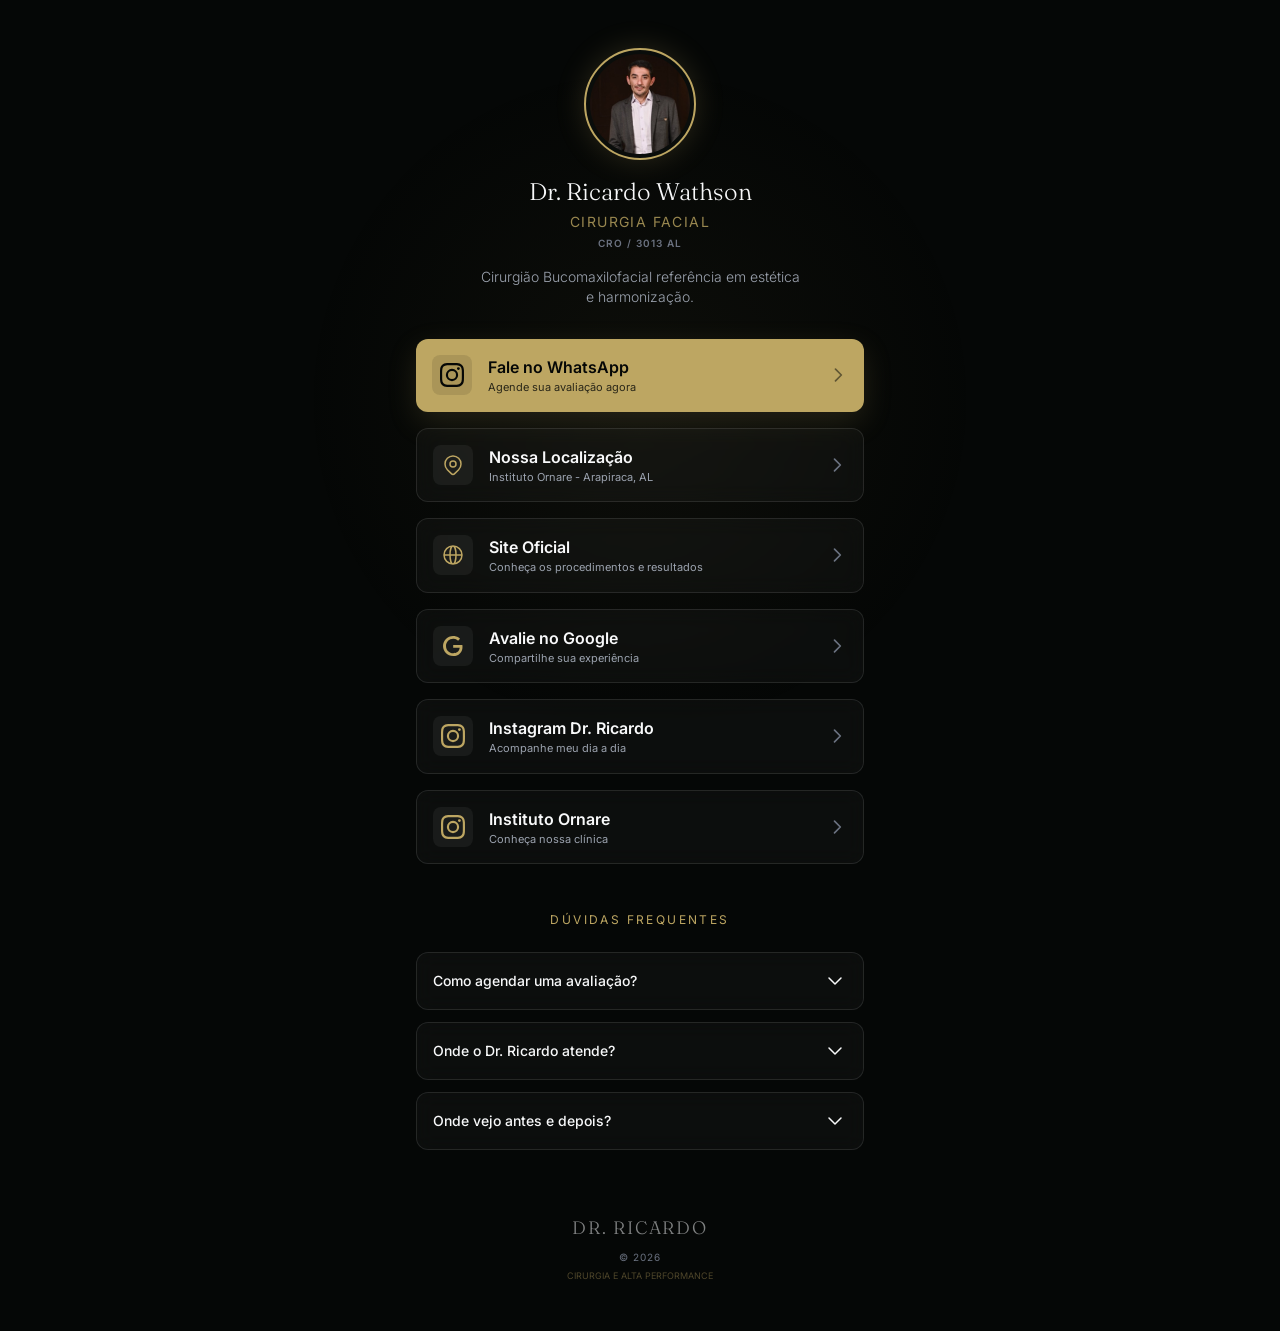
<file: linktree/index.html>
<!DOCTYPE html>
<html lang="pt-BR" class="scroll-smooth">
<head>
    <meta charset="UTF-8">
    <meta name="viewport" content="width=device-width, initial-scale=1.0">
    <title>Dr. Ricardo Wathson - Links</title>
    <meta name="description" content="Acesse todos os links importantes do Dr. Ricardo Wathson. Referência em Cirurgia Facial.">
    <link rel="icon" type="image/png" href="/flor-de-lis.png">
    
    <!-- Google Fonts -->
    <link rel="preconnect" href="https://fonts.googleapis.com">
    <link rel="preconnect" href="https://fonts.gstatic.com" crossorigin>
    <link href="https://fonts.googleapis.com/css2?family=Fraunces:opsz,wght@9..144,300;400;500;600;700&family=Inter:wght@300;400;500;600&display=swap" rel="stylesheet" media="print" onload="this.media='all'">
    <noscript><link rel="stylesheet" href="https://fonts.googleapis.com/css2?family=Fraunces:opsz,wght@9..144,300;400;500;600;700&family=Inter:wght@300;400;500;600&display=swap"></noscript>

    <!-- Tailwind CSS -->
    <style>/*
! tailwindcss v3.4.1 | MIT License | https://tailwindcss.com
*/

/*
1. Prevent padding and border from affecting element width. (https://github.com/mozdevs/cssremedy/issues/4)
2. Allow adding a border to an element by just adding a border-width. (https://github.com/tailwindcss/tailwindcss/pull/116)
*/

*,
::before,
::after {
  box-sizing: border-box;
  /* 1 */
  border-width: 0;
  /* 2 */
  border-style: solid;
  /* 2 */
  border-color: #e5e7eb;
  /* 2 */
}

::before,
::after {
  --tw-content: '';
}

/*
1. Use a consistent sensible line-height in all browsers.
2. Prevent adjustments of font size after orientation changes in iOS.
3. Use a more readable tab size.
4. Use the user's configured `sans` font-family by default.
5. Use the user's configured `sans` font-feature-settings by default.
6. Use the user's configured `sans` font-variation-settings by default.
7. Disable tap highlights on iOS
*/

html,
:host {
  line-height: 1.5;
  /* 1 */
  -webkit-text-size-adjust: 100%;
  /* 2 */
  -moz-tab-size: 4;
  /* 3 */
  -o-tab-size: 4;
     tab-size: 4;
  /* 3 */
  font-family: ui-sans-serif, system-ui, sans-serif, "Apple Color Emoji", "Segoe UI Emoji", "Segoe UI Symbol", "Noto Color Emoji";
  /* 4 */
  font-feature-settings: normal;
  /* 5 */
  font-variation-settings: normal;
  /* 6 */
  -webkit-tap-highlight-color: transparent;
  /* 7 */
}

/*
1. Remove the margin in all browsers.
2. Inherit line-height from `html` so users can set them as a class directly on the `html` element.
*/

body {
  margin: 0;
  /* 1 */
  line-height: inherit;
  /* 2 */
}

/*
1. Add the correct height in Firefox.
2. Correct the inheritance of border color in Firefox. (https://bugzilla.mozilla.org/show_bug.cgi?id=190655)
3. Ensure horizontal rules are visible by default.
*/

hr {
  height: 0;
  /* 1 */
  color: inherit;
  /* 2 */
  border-top-width: 1px;
  /* 3 */
}

/*
Add the correct text decoration in Chrome, Edge, and Safari.
*/

abbr:where([title]) {
  -webkit-text-decoration: underline dotted;
          text-decoration: underline dotted;
}

/*
Remove the default font size and weight for headings.
*/

h1,
h2,
h3,
h4,
h5,
h6 {
  font-size: inherit;
  font-weight: inherit;
}

/*
Reset links to optimize for opt-in styling instead of opt-out.
*/

a {
  color: inherit;
  text-decoration: inherit;
}

/*
Add the correct font weight in Edge and Safari.
*/

b,
strong {
  font-weight: bolder;
}

/*
1. Use the user's configured `mono` font-family by default.
2. Use the user's configured `mono` font-feature-settings by default.
3. Use the user's configured `mono` font-variation-settings by default.
4. Correct the odd `em` font sizing in all browsers.
*/

code,
kbd,
samp,
pre {
  font-family: ui-monospace, SFMono-Regular, Menlo, Monaco, Consolas, "Liberation Mono", "Courier New", monospace;
  /* 1 */
  font-feature-settings: normal;
  /* 2 */
  font-variation-settings: normal;
  /* 3 */
  font-size: 1em;
  /* 4 */
}

/*
Add the correct font size in all browsers.
*/

small {
  font-size: 80%;
}

/*
Prevent `sub` and `sup` elements from affecting the line height in all browsers.
*/

sub,
sup {
  font-size: 75%;
  line-height: 0;
  position: relative;
  vertical-align: baseline;
}

sub {
  bottom: -0.25em;
}

sup {
  top: -0.5em;
}

/*
1. Remove text indentation from table contents in Chrome and Safari. (https://bugs.chromium.org/p/chromium/issues/detail?id=999088, https://bugs.webkit.org/show_bug.cgi?id=201297)
2. Correct table border color inheritance in all Chrome and Safari. (https://bugs.chromium.org/p/chromium/issues/detail?id=935729, https://bugs.webkit.org/show_bug.cgi?id=195016)
3. Remove gaps between table borders by default.
*/

table {
  text-indent: 0;
  /* 1 */
  border-color: inherit;
  /* 2 */
  border-collapse: collapse;
  /* 3 */
}

/*
1. Change the font styles in all browsers.
2. Remove the margin in Firefox and Safari.
3. Remove default padding in all browsers.
*/

button,
input,
optgroup,
select,
textarea {
  font-family: inherit;
  /* 1 */
  font-feature-settings: inherit;
  /* 1 */
  font-variation-settings: inherit;
  /* 1 */
  font-size: 100%;
  /* 1 */
  font-weight: inherit;
  /* 1 */
  line-height: inherit;
  /* 1 */
  color: inherit;
  /* 1 */
  margin: 0;
  /* 2 */
  padding: 0;
  /* 3 */
}

/*
Remove the inheritance of text transform in Edge and Firefox.
*/

button,
select {
  text-transform: none;
}

/*
1. Correct the inability to style clickable types in iOS and Safari.
2. Remove default button styles.
*/

button,
[type='button'],
[type='reset'],
[type='submit'] {
  -webkit-appearance: button;
  /* 1 */
  background-color: transparent;
  /* 2 */
  background-image: none;
  /* 2 */
}

/*
Use the modern Firefox focus style for all focusable elements.
*/

:-moz-focusring {
  outline: auto;
}

/*
Remove the additional `:invalid` styles in Firefox. (https://github.com/mozilla/gecko-dev/blob/2f9eacd9d3d995c937b4251a5557d95d494c9be1/layout/style/res/forms.css#L728-L737)
*/

:-moz-ui-invalid {
  box-shadow: none;
}

/*
Add the correct vertical alignment in Chrome and Firefox.
*/

progress {
  vertical-align: baseline;
}

/*
Correct the cursor style of increment and decrement buttons in Safari.
*/

::-webkit-inner-spin-button,
::-webkit-outer-spin-button {
  height: auto;
}

/*
1. Correct the odd appearance in Chrome and Safari.
2. Correct the outline style in Safari.
*/

[type='search'] {
  -webkit-appearance: textfield;
  /* 1 */
  outline-offset: -2px;
  /* 2 */
}

/*
Remove the inner padding in Chrome and Safari on macOS.
*/

::-webkit-search-decoration {
  -webkit-appearance: none;
}

/*
1. Correct the inability to style clickable types in iOS and Safari.
2. Change font properties to `inherit` in Safari.
*/

::-webkit-file-upload-button {
  -webkit-appearance: button;
  /* 1 */
  font: inherit;
  /* 2 */
}

/*
Add the correct display in Chrome and Safari.
*/

summary {
  display: list-item;
}

/*
Removes the default spacing and border for appropriate elements.
*/

blockquote,
dl,
dd,
h1,
h2,
h3,
h4,
h5,
h6,
hr,
figure,
p,
pre {
  margin: 0;
}

fieldset {
  margin: 0;
  padding: 0;
}

legend {
  padding: 0;
}

ol,
ul,
menu {
  list-style: none;
  margin: 0;
  padding: 0;
}

/*
Reset default styling for dialogs.
*/

dialog {
  padding: 0;
}

/*
Prevent resizing textareas horizontally by default.
*/

textarea {
  resize: vertical;
}

/*
1. Reset the default placeholder opacity in Firefox. (https://github.com/tailwindlabs/tailwindcss/issues/3300)
2. Set the default placeholder color to the user's configured gray 400 color.
*/

input::-moz-placeholder, textarea::-moz-placeholder {
  opacity: 1;
  /* 1 */
  color: #9ca3af;
  /* 2 */
}

input::placeholder,
textarea::placeholder {
  opacity: 1;
  /* 1 */
  color: #9ca3af;
  /* 2 */
}

/*
Set the default cursor for buttons.
*/

button,
[role="button"] {
  cursor: pointer;
}

/*
Make sure disabled buttons don't get the pointer cursor.
*/

:disabled {
  cursor: default;
}

/*
1. Make replaced elements `display: block` by default. (https://github.com/mozdevs/cssremedy/issues/14)
2. Add `vertical-align: middle` to align replaced elements more sensibly by default. (https://github.com/jensimmons/cssremedy/issues/14#issuecomment-634934210)
   This can trigger a poorly considered lint error in some tools but is included by design.
*/

img,
svg,
video,
canvas,
audio,
iframe,
embed,
object {
  display: block;
  /* 1 */
  vertical-align: middle;
  /* 2 */
}

/*
Constrain images and videos to the parent width and preserve their intrinsic aspect ratio. (https://github.com/mozdevs/cssremedy/issues/14)
*/

img,
video {
  max-width: 100%;
  height: auto;
}

/* Make elements with the HTML hidden attribute stay hidden by default */

[hidden] {
  display: none;
}

*, ::before, ::after {
  --tw-border-spacing-x: 0;
  --tw-border-spacing-y: 0;
  --tw-translate-x: 0;
  --tw-translate-y: 0;
  --tw-rotate: 0;
  --tw-skew-x: 0;
  --tw-skew-y: 0;
  --tw-scale-x: 1;
  --tw-scale-y: 1;
  --tw-pan-x:  ;
  --tw-pan-y:  ;
  --tw-pinch-zoom:  ;
  --tw-scroll-snap-strictness: proximity;
  --tw-gradient-from-position:  ;
  --tw-gradient-via-position:  ;
  --tw-gradient-to-position:  ;
  --tw-ordinal:  ;
  --tw-slashed-zero:  ;
  --tw-numeric-figure:  ;
  --tw-numeric-spacing:  ;
  --tw-numeric-fraction:  ;
  --tw-ring-inset:  ;
  --tw-ring-offset-width: 0px;
  --tw-ring-offset-color: #fff;
  --tw-ring-color: rgb(59 130 246 / 0.5);
  --tw-ring-offset-shadow: 0 0 #0000;
  --tw-ring-shadow: 0 0 #0000;
  --tw-shadow: 0 0 #0000;
  --tw-shadow-colored: 0 0 #0000;
  --tw-blur:  ;
  --tw-brightness:  ;
  --tw-contrast:  ;
  --tw-grayscale:  ;
  --tw-hue-rotate:  ;
  --tw-invert:  ;
  --tw-saturate:  ;
  --tw-sepia:  ;
  --tw-drop-shadow:  ;
  --tw-backdrop-blur:  ;
  --tw-backdrop-brightness:  ;
  --tw-backdrop-contrast:  ;
  --tw-backdrop-grayscale:  ;
  --tw-backdrop-hue-rotate:  ;
  --tw-backdrop-invert:  ;
  --tw-backdrop-opacity:  ;
  --tw-backdrop-saturate:  ;
  --tw-backdrop-sepia:  ;
}

::backdrop {
  --tw-border-spacing-x: 0;
  --tw-border-spacing-y: 0;
  --tw-translate-x: 0;
  --tw-translate-y: 0;
  --tw-rotate: 0;
  --tw-skew-x: 0;
  --tw-skew-y: 0;
  --tw-scale-x: 1;
  --tw-scale-y: 1;
  --tw-pan-x:  ;
  --tw-pan-y:  ;
  --tw-pinch-zoom:  ;
  --tw-scroll-snap-strictness: proximity;
  --tw-gradient-from-position:  ;
  --tw-gradient-via-position:  ;
  --tw-gradient-to-position:  ;
  --tw-ordinal:  ;
  --tw-slashed-zero:  ;
  --tw-numeric-figure:  ;
  --tw-numeric-spacing:  ;
  --tw-numeric-fraction:  ;
  --tw-ring-inset:  ;
  --tw-ring-offset-width: 0px;
  --tw-ring-offset-color: #fff;
  --tw-ring-color: rgb(59 130 246 / 0.5);
  --tw-ring-offset-shadow: 0 0 #0000;
  --tw-ring-shadow: 0 0 #0000;
  --tw-shadow: 0 0 #0000;
  --tw-shadow-colored: 0 0 #0000;
  --tw-blur:  ;
  --tw-brightness:  ;
  --tw-contrast:  ;
  --tw-grayscale:  ;
  --tw-hue-rotate:  ;
  --tw-invert:  ;
  --tw-saturate:  ;
  --tw-sepia:  ;
  --tw-drop-shadow:  ;
  --tw-backdrop-blur:  ;
  --tw-backdrop-brightness:  ;
  --tw-backdrop-contrast:  ;
  --tw-backdrop-grayscale:  ;
  --tw-backdrop-hue-rotate:  ;
  --tw-backdrop-invert:  ;
  --tw-backdrop-opacity:  ;
  --tw-backdrop-saturate:  ;
  --tw-backdrop-sepia:  ;
}

.pointer-events-none {
  pointer-events: none;
}

.fixed {
  position: fixed;
}

.relative {
  position: relative;
}

.left-1\/2 {
  left: 50%;
}

.top-0 {
  top: 0px;
}

.-z-10 {
  z-index: -10;
}

.z-10 {
  z-index: 10;
}

.mx-auto {
  margin-left: auto;
  margin-right: auto;
}

.mb-1 {
  margin-bottom: 0.25rem;
}

.mb-12 {
  margin-bottom: 3rem;
}

.mb-2 {
  margin-bottom: 0.5rem;
}

.mb-4 {
  margin-bottom: 1rem;
}

.mb-6 {
  margin-bottom: 1.5rem;
}

.mb-8 {
  margin-bottom: 2rem;
}

.mt-1 {
  margin-top: 0.25rem;
}

.mt-8 {
  margin-top: 2rem;
}

.flex {
  display: flex;
}

.h-28 {
  height: 7rem;
}

.h-5 {
  height: 1.25rem;
}

.h-6 {
  height: 1.5rem;
}

.h-\[800px\] {
  height: 800px;
}

.h-full {
  height: 100%;
}

.min-h-screen {
  min-height: 100vh;
}

.w-28 {
  width: 7rem;
}

.w-5 {
  width: 1.25rem;
}

.w-6 {
  width: 1.5rem;
}

.w-\[800px\] {
  width: 800px;
}

.w-full {
  width: 100%;
}

.max-w-md {
  max-width: 28rem;
}

.max-w-xs {
  max-width: 20rem;
}

.-translate-x-1\/2 {
  --tw-translate-x: -50%;
  transform: translate(var(--tw-translate-x), var(--tw-translate-y)) rotate(var(--tw-rotate)) skewX(var(--tw-skew-x)) skewY(var(--tw-skew-y)) scaleX(var(--tw-scale-x)) scaleY(var(--tw-scale-y));
}

.cursor-pointer {
  cursor: pointer;
}

.list-none {
  list-style-type: none;
}

.flex-col {
  flex-direction: column;
}

.items-center {
  align-items: center;
}

.justify-between {
  justify-content: space-between;
}

.gap-4 {
  gap: 1rem;
}

.space-y-3 > :not([hidden]) ~ :not([hidden]) {
  --tw-space-y-reverse: 0;
  margin-top: calc(0.75rem * calc(1 - var(--tw-space-y-reverse)));
  margin-bottom: calc(0.75rem * var(--tw-space-y-reverse));
}

.overflow-hidden {
  overflow: hidden;
}

.overflow-x-hidden {
  overflow-x: hidden;
}

.scroll-smooth {
  scroll-behavior: smooth;
}

.rounded-full {
  border-radius: 9999px;
}

.rounded-lg {
  border-radius: 0.5rem;
}

.rounded-xl {
  border-radius: 0.75rem;
}

.border {
  border-width: 1px;
}

.border-2 {
  border-width: 2px;
}

.border-brand-gold {
  --tw-border-opacity: 1;
  border-color: rgb(189 166 98 / var(--tw-border-opacity));
}

.bg-brand-dark {
  --tw-bg-opacity: 1;
  background-color: rgb(10 13 11 / var(--tw-bg-opacity));
}

.bg-brand-darker {
  --tw-bg-opacity: 1;
  background-color: rgb(5 7 6 / var(--tw-bg-opacity));
}

.bg-brand-darker\/10 {
  background-color: rgb(5 7 6 / 0.1);
}

.bg-brand-gold {
  --tw-bg-opacity: 1;
  background-color: rgb(189 166 98 / var(--tw-bg-opacity));
}

.bg-white\/5 {
  background-color: rgb(255 255 255 / 0.05);
}

.object-cover {
  -o-object-fit: cover;
     object-fit: cover;
}

.object-top {
  -o-object-position: top;
     object-position: top;
}

.p-1 {
  padding: 0.25rem;
}

.p-2 {
  padding: 0.5rem;
}

.p-4 {
  padding: 1rem;
}

.px-4 {
  padding-left: 1rem;
  padding-right: 1rem;
}

.px-6 {
  padding-left: 1.5rem;
  padding-right: 1.5rem;
}

.py-12 {
  padding-top: 3rem;
  padding-bottom: 3rem;
}

.pb-4 {
  padding-bottom: 1rem;
}

.text-left {
  text-align: left;
}

.text-center {
  text-align: center;
}

.font-body {
  font-family: Inter, sans-serif;
}

.font-heading {
  font-family: Fraunces, serif;
}

.text-2xl {
  font-size: 1.5rem;
  line-height: 2rem;
}

.text-\[10px\] {
  font-size: 10px;
}

.text-\[11px\] {
  font-size: 11px;
}

.text-\[9px\] {
  font-size: 9px;
}

.text-base {
  font-size: 1rem;
  line-height: 1.5rem;
}

.text-lg {
  font-size: 1.125rem;
  line-height: 1.75rem;
}

.text-sm {
  font-size: 0.875rem;
  line-height: 1.25rem;
}

.text-xs {
  font-size: 0.75rem;
  line-height: 1rem;
}

.font-light {
  font-weight: 300;
}

.font-medium {
  font-weight: 500;
}

.font-semibold {
  font-weight: 600;
}

.uppercase {
  text-transform: uppercase;
}

.leading-relaxed {
  line-height: 1.625;
}

.tracking-\[0\.2em\] {
  letter-spacing: 0.2em;
}

.tracking-widest {
  letter-spacing: 0.1em;
}

.text-brand-darker {
  --tw-text-opacity: 1;
  color: rgb(5 7 6 / var(--tw-text-opacity));
}

.text-brand-gold {
  --tw-text-opacity: 1;
  color: rgb(189 166 98 / var(--tw-text-opacity));
}

.text-brand-gold\/40 {
  color: rgb(189 166 98 / 0.4);
}

.text-brand-gold\/80 {
  color: rgb(189 166 98 / 0.8);
}

.text-brand-light {
  --tw-text-opacity: 1;
  color: rgb(248 249 250 / var(--tw-text-opacity));
}

.text-gray-400 {
  --tw-text-opacity: 1;
  color: rgb(156 163 175 / var(--tw-text-opacity));
}

.text-gray-500 {
  --tw-text-opacity: 1;
  color: rgb(107 114 128 / var(--tw-text-opacity));
}

.antialiased {
  -webkit-font-smoothing: antialiased;
  -moz-osx-font-smoothing: grayscale;
}

.opacity-5 {
  opacity: 0.05;
}

.opacity-50 {
  opacity: 0.5;
}

.opacity-80 {
  opacity: 0.8;
}

.shadow-\[0_0_30px_rgba\(189\2c 166\2c 98\2c 0\.2\)\] {
  --tw-shadow: 0 0 30px rgba(189,166,98,0.2);
  --tw-shadow-colored: 0 0 30px var(--tw-shadow-color);
  box-shadow: var(--tw-ring-offset-shadow, 0 0 #0000), var(--tw-ring-shadow, 0 0 #0000), var(--tw-shadow);
}

.shadow-\[0_10px_30px_rgba\(189\2c 166\2c 98\2c 0\.15\)\] {
  --tw-shadow: 0 10px 30px rgba(189,166,98,0.15);
  --tw-shadow-colored: 0 10px 30px var(--tw-shadow-color);
  box-shadow: var(--tw-ring-offset-shadow, 0 0 #0000), var(--tw-ring-shadow, 0 0 #0000), var(--tw-shadow);
}

.blur {
  --tw-blur: blur(8px);
  filter: var(--tw-blur) var(--tw-brightness) var(--tw-contrast) var(--tw-grayscale) var(--tw-hue-rotate) var(--tw-invert) var(--tw-saturate) var(--tw-sepia) var(--tw-drop-shadow);
}

.blur-\[120px\] {
  --tw-blur: blur(120px);
  filter: var(--tw-blur) var(--tw-brightness) var(--tw-contrast) var(--tw-grayscale) var(--tw-hue-rotate) var(--tw-invert) var(--tw-saturate) var(--tw-sepia) var(--tw-drop-shadow);
}

.backdrop-filter {
  -webkit-backdrop-filter: var(--tw-backdrop-blur) var(--tw-backdrop-brightness) var(--tw-backdrop-contrast) var(--tw-backdrop-grayscale) var(--tw-backdrop-hue-rotate) var(--tw-backdrop-invert) var(--tw-backdrop-opacity) var(--tw-backdrop-saturate) var(--tw-backdrop-sepia);
          backdrop-filter: var(--tw-backdrop-blur) var(--tw-backdrop-brightness) var(--tw-backdrop-contrast) var(--tw-backdrop-grayscale) var(--tw-backdrop-hue-rotate) var(--tw-backdrop-invert) var(--tw-backdrop-opacity) var(--tw-backdrop-saturate) var(--tw-backdrop-sepia);
}

.transition {
  transition-property: color, background-color, border-color, text-decoration-color, fill, stroke, opacity, box-shadow, transform, filter, -webkit-backdrop-filter;
  transition-property: color, background-color, border-color, text-decoration-color, fill, stroke, opacity, box-shadow, transform, filter, backdrop-filter;
  transition-property: color, background-color, border-color, text-decoration-color, fill, stroke, opacity, box-shadow, transform, filter, backdrop-filter, -webkit-backdrop-filter;
  transition-timing-function: cubic-bezier(0.4, 0, 0.2, 1);
  transition-duration: 150ms;
}

.transition-all {
  transition-property: all;
  transition-timing-function: cubic-bezier(0.4, 0, 0.2, 1);
  transition-duration: 150ms;
}

.transition-colors {
  transition-property: color, background-color, border-color, text-decoration-color, fill, stroke;
  transition-timing-function: cubic-bezier(0.4, 0, 0.2, 1);
  transition-duration: 150ms;
}

.duration-300 {
  transition-duration: 300ms;
}

.hover\:-translate-y-1:hover {
  --tw-translate-y: -0.25rem;
  transform: translate(var(--tw-translate-x), var(--tw-translate-y)) rotate(var(--tw-rotate)) skewX(var(--tw-skew-x)) skewY(var(--tw-skew-y)) scaleX(var(--tw-scale-x)) scaleY(var(--tw-scale-y));
}

.hover\:underline:hover {
  text-decoration-line: underline;
}

.hover\:shadow-\[0_15px_40px_rgba\(189\2c 166\2c 98\2c 0\.25\)\]:hover {
  --tw-shadow: 0 15px 40px rgba(189,166,98,0.25);
  --tw-shadow-colored: 0 15px 40px var(--tw-shadow-color);
  box-shadow: var(--tw-ring-offset-shadow, 0 0 #0000), var(--tw-ring-shadow, 0 0 #0000), var(--tw-shadow);
}

.group[open] .group-open\:rotate-180 {
  --tw-rotate: 180deg;
  transform: translate(var(--tw-translate-x), var(--tw-translate-y)) rotate(var(--tw-rotate)) skewX(var(--tw-skew-x)) skewY(var(--tw-skew-y)) scaleX(var(--tw-scale-x)) scaleY(var(--tw-scale-y));
}

.group:hover .group-hover\:translate-x-1 {
  --tw-translate-x: 0.25rem;
  transform: translate(var(--tw-translate-x), var(--tw-translate-y)) rotate(var(--tw-rotate)) skewX(var(--tw-skew-x)) skewY(var(--tw-skew-y)) scaleX(var(--tw-scale-x)) scaleY(var(--tw-scale-y));
}

.group:hover .group-hover\:bg-brand-gold\/10 {
  background-color: rgb(189 166 98 / 0.1);
}

.group:hover .group-hover\:text-brand-gold {
  --tw-text-opacity: 1;
  color: rgb(189 166 98 / var(--tw-text-opacity));
}

.group:hover .group-hover\:opacity-100 {
  opacity: 1;
}
</style>
    <style>
        .glass-btn {
            background: rgba(255, 255, 255, 0.03);
            backdrop-filter: blur(10px);
            -webkit-backdrop-filter: blur(10px);
            border: 1px solid rgba(255, 255, 255, 0.1);
        }
        .glass-btn:hover {
            background: rgba(189, 166, 98, 0.1);
            border-color: rgba(189, 166, 98, 0.5);
        }
    </style>
</head>
<body class="bg-brand-darker text-brand-light font-body antialiased min-h-screen relative overflow-x-hidden flex flex-col items-center py-12 px-6">
    <!-- Efeitos de Fundo (Optimized for Safari GPU) -->
    <div class="fixed top-0 left-1/2 -translate-x-1/2 w-[800px] h-[800px] pointer-events-none -z-10" style="background: radial-gradient(circle, rgba(189,166,98,0.05) 0%, transparent 60%);"></div>

    <main class="w-full max-w-md mx-auto relative z-10 flex flex-col items-center">
        <!-- Perfil -->
        <div class="mb-8 text-center flex flex-col items-center">
            <div class="w-28 h-28 rounded-full overflow-hidden border-2 border-brand-gold p-1 mb-4 shadow-[0_0_30px_rgba(189,166,98,0.2)] bg-brand-dark">
                <img src="/linktree/sobre.jpg?v=2" alt="Dr. Ricardo Wathson" class="w-full h-full object-cover rounded-full object-top">
            </div>
            <h1 class="text-2xl font-heading font-light text-brand-light mb-1">Dr. Ricardo Wathson</h1>
            <p class="text-brand-gold/80 text-sm tracking-widest uppercase mb-1">Cirurgia Facial</p>
            <p class="text-gray-500 text-[10px] tracking-widest uppercase mb-4 font-semibold">CRO / 3013 AL</p>
            <p class="text-gray-400 font-light text-sm text-center max-w-xs">
                Cirurgião Bucomaxilofacial referência em estética e harmonização.
            </p>
        </div>

        <!-- Links Principais -->
        <div class="w-full flex flex-col gap-4 mb-12">
            
            <!-- WhatsApp / Agendamento -->
            <a href="http://wa.me/82993171335?text=Olá,%20vim%20pelo%20Instagram%20e%20gostaria%20de%20agendar%20uma%20avaliação%20com%20o%20Dr.%20Ricardo." target="_blank" rel="noopener noreferrer" 
               class="w-full flex items-center justify-between bg-brand-gold text-brand-darker p-4 rounded-xl shadow-[0_10px_30px_rgba(189,166,98,0.15)] hover:-translate-y-1 hover:shadow-[0_15px_40px_rgba(189,166,98,0.25)] transition-all duration-300 group">
                <div class="flex items-center gap-4">
                    <div class="bg-brand-darker/10 p-2 rounded-lg">
                        <svg class="w-6 h-6 text-brand-darker" fill="currentColor" viewBox="0 0 24 24"><path d="M12 2.163c3.204 0 3.584.012 4.85.07 3.252.148 4.771 1.691 4.919 4.919.058 1.265.069 1.645.069 4.849 0 3.205-.012 3.584-.069 4.849-.149 3.225-1.664 4.771-4.919 4.919-1.266.058-1.644.07-4.85.07-3.204 0-3.584-.012-4.849-.07-3.26-.149-4.771-1.699-4.919-4.92-.058-1.265-.07-1.644-.07-4.849 0-3.204.013-3.583.07-4.849.149-3.227 1.664-4.771 4.919-4.919 1.266-.057 1.645-.069 4.849-.069zM12 0C8.741 0 8.333.014 7.053.072 2.695.272.273 2.69.073 7.052.014 8.333 0 8.741 0 12c0 3.259.014 3.668.072 4.948.2 4.358 2.618 6.78 6.98 6.98C8.333 23.986 8.741 24 12 24c3.259 0 3.668-.014 4.948-.072 4.354-.2 6.782-2.618 6.979-6.98.059-1.28.073-1.689.073-4.948 0-3.259-.014-3.667-.072-4.947-.196-4.354-2.617-6.78-6.979-6.98C15.668.014 15.259 0 12 0zm0 5.838a6.162 6.162 0 100 12.324 6.162 6.162 0 000-12.324zM12 16a4 4 0 110-8 4 4 0 010 8zm6.406-11.845a1.44 1.44 0 100 2.881 1.44 1.44 0 000-2.881z"/></svg>
                    </div>
                    <div class="text-left">
                        <p class="font-semibold text-base">Fale no WhatsApp</p>
                        <p class="text-[11px] opacity-80">Agende sua avaliação agora</p>
                    </div>
                </div>
                <svg class="w-5 h-5 opacity-50 group-hover:opacity-100 group-hover:translate-x-1 transition-all" fill="none" stroke="currentColor" viewBox="0 0 24 24"><path stroke-linecap="round" stroke-linejoin="round" stroke-width="2" d="M9 5l7 7-7 7"></path></svg>
            </a>

            <!-- Localização -->
            <a href="https://www.google.com/maps/place/SOS+Clínica+Integrada+Arapiraca+-+AL/@-9.7574996,-36.6594729,17z/data=!3m1!4b1!4m6!3m5!1s0x705d5c443dd9b9b:0xfc88d46705fad62f!8m2!3d-9.7575049!4d-36.656898!16s%2Fg%2F11h18jk4mz?hl=pt-BR&entry=ttu&g_ep=EgoyMDI2MDYyOS4wIKXMDSoASAFQAw%3D%3D" target="_blank" rel="noopener noreferrer" 
               class="glass-btn w-full flex items-center justify-between p-4 rounded-xl transition-all duration-300 group">
                <div class="flex items-center gap-4">
                    <div class="bg-white/5 p-2 rounded-lg text-brand-gold group-hover:bg-brand-gold/10 transition-colors">
                        <svg class="w-6 h-6" fill="none" stroke="currentColor" viewBox="0 0 24 24"><path stroke-linecap="round" stroke-linejoin="round" stroke-width="1.5" d="M17.657 16.657L13.414 20.9a1.998 1.998 0 01-2.827 0l-4.244-4.243a8 8 0 1111.314 0z"></path><path stroke-linecap="round" stroke-linejoin="round" stroke-width="1.5" d="M15 11a3 3 0 11-6 0 3 3 0 016 0z"></path></svg>
                    </div>
                    <div class="text-left">
                        <p class="font-semibold text-brand-light text-base">Nossa Localização</p>
                        <p class="text-gray-400 text-[11px]">Instituto Ornare - Arapiraca, AL</p>
                    </div>
                </div>
                <svg class="w-5 h-5 text-gray-500 group-hover:text-brand-gold group-hover:translate-x-1 transition-all" fill="none" stroke="currentColor" viewBox="0 0 24 24"><path stroke-linecap="round" stroke-linejoin="round" stroke-width="2" d="M9 5l7 7-7 7"></path></svg>
            </a>

            <!-- Site Oficial -->
            <a href="https://drricardowathson.com.br" 
               class="glass-btn w-full flex items-center justify-between p-4 rounded-xl transition-all duration-300 group">
                <div class="flex items-center gap-4">
                    <div class="bg-white/5 p-2 rounded-lg text-brand-gold group-hover:bg-brand-gold/10 transition-colors">
                        <svg class="w-6 h-6" fill="none" stroke="currentColor" viewBox="0 0 24 24"><path stroke-linecap="round" stroke-linejoin="round" stroke-width="1.5" d="M21 12a9 9 0 01-9 9m9-9a9 9 0 00-9-9m9 9H3m9 9a9 9 0 01-9-9m9 9c1.657 0 3-4.03 3-9s-1.343-9-3-9m0 18c-1.657 0-3-4.03-3-9s1.343-9 3-9m-9 9a9 9 0 019-9"></path></svg>
                    </div>
                    <div class="text-left">
                        <p class="font-semibold text-brand-light text-base">Site Oficial</p>
                        <p class="text-gray-400 text-[11px]">Conheça os procedimentos e resultados</p>
                    </div>
                </div>
                <svg class="w-5 h-5 text-gray-500 group-hover:text-brand-gold group-hover:translate-x-1 transition-all" fill="none" stroke="currentColor" viewBox="0 0 24 24"><path stroke-linecap="round" stroke-linejoin="round" stroke-width="2" d="M9 5l7 7-7 7"></path></svg>
            </a>

            <!-- Google Review -->
            <a href="https://g.page/r/CdhCnD8TRFiwEAE/review" target="_blank" rel="noopener noreferrer" 
               class="glass-btn w-full flex items-center justify-between p-4 rounded-xl transition-all duration-300 group">
                <div class="flex items-center gap-4">
                    <div class="bg-white/5 p-2 rounded-lg text-brand-gold group-hover:bg-brand-gold/10 transition-colors">
                        <svg class="w-6 h-6" fill="currentColor" viewBox="0 0 24 24"><path d="M21.35,11.1H12.18V13.83H18.69C18.36,17.64 15.19,19.27 12.19,19.27C8.36,19.27 5,16.25 5,12C5,7.9 8.2,4.73 12.2,4.73C15.29,4.73 17.1,6.7 17.1,6.7L19,4.72C19,4.72 16.56,2 12.1,2C6.42,2 2.03,6.8 2.03,12C2.03,17.05 6.16,22 12.25,22C17.6,22 21.5,18.33 21.5,12.91C21.5,11.76 21.35,11.1 21.35,11.1V11.1Z"/></svg>
                    </div>
                    <div class="text-left">
                        <p class="font-semibold text-brand-light text-base">Avalie no Google</p>
                        <p class="text-gray-400 text-[11px]">Compartilhe sua experiência</p>
                    </div>
                </div>
                <svg class="w-5 h-5 text-gray-500 group-hover:text-brand-gold group-hover:translate-x-1 transition-all" fill="none" stroke="currentColor" viewBox="0 0 24 24"><path stroke-linecap="round" stroke-linejoin="round" stroke-width="2" d="M9 5l7 7-7 7"></path></svg>
            </a>

            <!-- Instagram Dr. Ricardo -->
            <a href="https://www.instagram.com/dr.ricardowathson/" target="_blank" rel="noopener noreferrer" 
               class="glass-btn w-full flex items-center justify-between p-4 rounded-xl transition-all duration-300 group">
                <div class="flex items-center gap-4">
                    <div class="bg-white/5 p-2 rounded-lg text-brand-gold group-hover:bg-brand-gold/10 transition-colors">
                        <svg class="w-6 h-6" fill="currentColor" viewBox="0 0 24 24"><path d="M12 2.163c3.204 0 3.584.012 4.85.07 3.252.148 4.771 1.691 4.919 4.919.058 1.265.069 1.645.069 4.849 0 3.205-.012 3.584-.069 4.849-.149 3.225-1.664 4.771-4.919 4.919-1.266.058-1.644.07-4.85.07-3.204 0-3.584-.012-4.849-.07-3.26-.149-4.771-1.699-4.919-4.92-.058-1.265-.07-1.644-.07-4.849 0-3.204.013-3.583.07-4.849.149-3.227 1.664-4.771 4.919-4.919 1.266-.057 1.645-.069 4.849-.069zM12 0C8.741 0 8.333.014 7.053.072 2.695.272.273 2.69.073 7.052.014 8.333 0 8.741 0 12c0 3.259.014 3.668.072 4.948.2 4.358 2.618 6.78 6.98 6.98C8.333 23.986 8.741 24 12 24c3.259 0 3.668-.014 4.948-.072 4.354-.2 6.782-2.618 6.979-6.98.059-1.28.073-1.689.073-4.948 0-3.259-.014-3.667-.072-4.947-.196-4.354-2.617-6.78-6.979-6.98C15.668.014 15.259 0 12 0zm0 5.838a6.162 6.162 0 100 12.324 6.162 6.162 0 000-12.324zM12 16a4 4 0 110-8 4 4 0 010 8zm6.406-11.845a1.44 1.44 0 100 2.881 1.44 1.44 0 000-2.881z"/></svg>
                    </div>
                    <div class="text-left">
                        <p class="font-semibold text-brand-light text-base">Instagram Dr. Ricardo</p>
                        <p class="text-gray-400 text-[11px]">Acompanhe meu dia a dia</p>
                    </div>
                </div>
                <svg class="w-5 h-5 text-gray-500 group-hover:text-brand-gold group-hover:translate-x-1 transition-all" fill="none" stroke="currentColor" viewBox="0 0 24 24"><path stroke-linecap="round" stroke-linejoin="round" stroke-width="2" d="M9 5l7 7-7 7"></path></svg>
            </a>
            
            <!-- Instagram Instituto -->
            <a href="https://www.instagram.com/institutoornare.io/" target="_blank" rel="noopener noreferrer" 
               class="glass-btn w-full flex items-center justify-between p-4 rounded-xl transition-all duration-300 group">
                <div class="flex items-center gap-4">
                    <div class="bg-white/5 p-2 rounded-lg text-brand-gold group-hover:bg-brand-gold/10 transition-colors">
                        <svg class="w-6 h-6" fill="currentColor" viewBox="0 0 24 24"><path d="M12 2.163c3.204 0 3.584.012 4.85.07 3.252.148 4.771 1.691 4.919 4.919.058 1.265.069 1.645.069 4.849 0 3.205-.012 3.584-.069 4.849-.149 3.225-1.664 4.771-4.919 4.919-1.266.058-1.644.07-4.85.07-3.204 0-3.584-.012-4.849-.07-3.26-.149-4.771-1.699-4.919-4.92-.058-1.265-.07-1.644-.07-4.849 0-3.204.013-3.583.07-4.849.149-3.227 1.664-4.771 4.919-4.919 1.266-.057 1.645-.069 4.849-.069zM12 0C8.741 0 8.333.014 7.053.072 2.695.272.273 2.69.073 7.052.014 8.333 0 8.741 0 12c0 3.259.014 3.668.072 4.948.2 4.358 2.618 6.78 6.98 6.98C8.333 23.986 8.741 24 12 24c3.259 0 3.668-.014 4.948-.072 4.354-.2 6.782-2.618 6.979-6.98.059-1.28.073-1.689.073-4.948 0-3.259-.014-3.667-.072-4.947-.196-4.354-2.617-6.78-6.979-6.98C15.668.014 15.259 0 12 0zm0 5.838a6.162 6.162 0 100 12.324 6.162 6.162 0 000-12.324zM12 16a4 4 0 110-8 4 4 0 010 8zm6.406-11.845a1.44 1.44 0 100 2.881 1.44 1.44 0 000-2.881z"/></svg>
                    </div>
                    <div class="text-left">
                        <p class="font-semibold text-brand-light text-base">Instituto Ornare</p>
                        <p class="text-gray-400 text-[11px]">Conheça nossa clínica</p>
                    </div>
                </div>
                <svg class="w-5 h-5 text-gray-500 group-hover:text-brand-gold group-hover:translate-x-1 transition-all" fill="none" stroke="currentColor" viewBox="0 0 24 24"><path stroke-linecap="round" stroke-linejoin="round" stroke-width="2" d="M9 5l7 7-7 7"></path></svg>
            </a>
        </div>

        <!-- Perguntas Frequentes (FAQ Simplificado) -->
        <div class="w-full mb-8">
            <h2 class="text-xs uppercase tracking-[0.2em] text-brand-gold text-center mb-6">Dúvidas Frequentes</h2>
            
            <div class="space-y-3">
                <!-- FAQ 1 -->
                <details class="glass-btn rounded-xl overflow-hidden group">
                    <summary class="flex justify-between items-center font-medium cursor-pointer list-none p-4 text-sm text-brand-light">
                        Como agendar uma avaliação?
                        <span class="transition group-open:rotate-180">
                            <svg fill="none" height="24" shape-rendering="geometricPrecision" stroke="currentColor" stroke-linecap="round" stroke-linejoin="round" stroke-width="1.5" viewBox="0 0 24 24" width="24"><path d="M6 9l6 6 6-6"></path></svg>
                        </span>
                    </summary>
                    <div class="text-gray-400 text-sm px-4 pb-4 font-light leading-relaxed">
                        As avaliações podem ser agendadas diretamente pelo nosso site. <a href="https://drricardowathson.com.br/#contato" class="text-brand-gold hover:underline">Clique aqui para acessar</a>.
                    </div>
                </details>

                <!-- FAQ 2 -->
                <details class="glass-btn rounded-xl overflow-hidden group">
                    <summary class="flex justify-between items-center font-medium cursor-pointer list-none p-4 text-sm text-brand-light">
                        Onde o Dr. Ricardo atende?
                        <span class="transition group-open:rotate-180">
                            <svg fill="none" height="24" shape-rendering="geometricPrecision" stroke="currentColor" stroke-linecap="round" stroke-linejoin="round" stroke-width="1.5" viewBox="0 0 24 24" width="24"><path d="M6 9l6 6 6-6"></path></svg>
                        </span>
                    </summary>
                    <div class="text-gray-400 text-sm px-4 pb-4 font-light leading-relaxed">
                        Nossos atendimentos e procedimentos são realizados no <strong>Instituto Ornare</strong> em Arapiraca - AL, contando com estrutura de alto padrão para sua segurança.
                    </div>
                </details>

                <!-- FAQ 3 -->
                <details class="glass-btn rounded-xl overflow-hidden group">
                    <summary class="flex justify-between items-center font-medium cursor-pointer list-none p-4 text-sm text-brand-light">
                        Onde vejo antes e depois?
                        <span class="transition group-open:rotate-180">
                            <svg fill="none" height="24" shape-rendering="geometricPrecision" stroke="currentColor" stroke-linecap="round" stroke-linejoin="round" stroke-width="1.5" viewBox="0 0 24 24" width="24"><path d="M6 9l6 6 6-6"></path></svg>
                        </span>
                    </summary>
                    <div class="text-gray-400 text-sm px-4 pb-4 font-light leading-relaxed">
                        Para ver nossos resultados e conhecer todos os procedimentos detalhadamente, acesse o <a href="https://drricardowathson.com.br" class="text-brand-gold hover:underline">nosso site oficial clicando aqui</a>.
                    </div>
                </details>
            </div>
        </div>
        
        <footer class="mt-8 text-center flex flex-col items-center">
            <div class="font-heading text-lg font-light tracking-widest text-brand-light opacity-50 mb-2">DR. RICARDO</div>
            <p class="text-[10px] text-gray-500 uppercase tracking-widest">&copy; 2026</p>
            <p class="text-[9px] text-brand-gold/40 mt-1 uppercase">Cirurgia e Alta Performance</p>
        </footer>

    </main>
</body>
</html>
</file>
